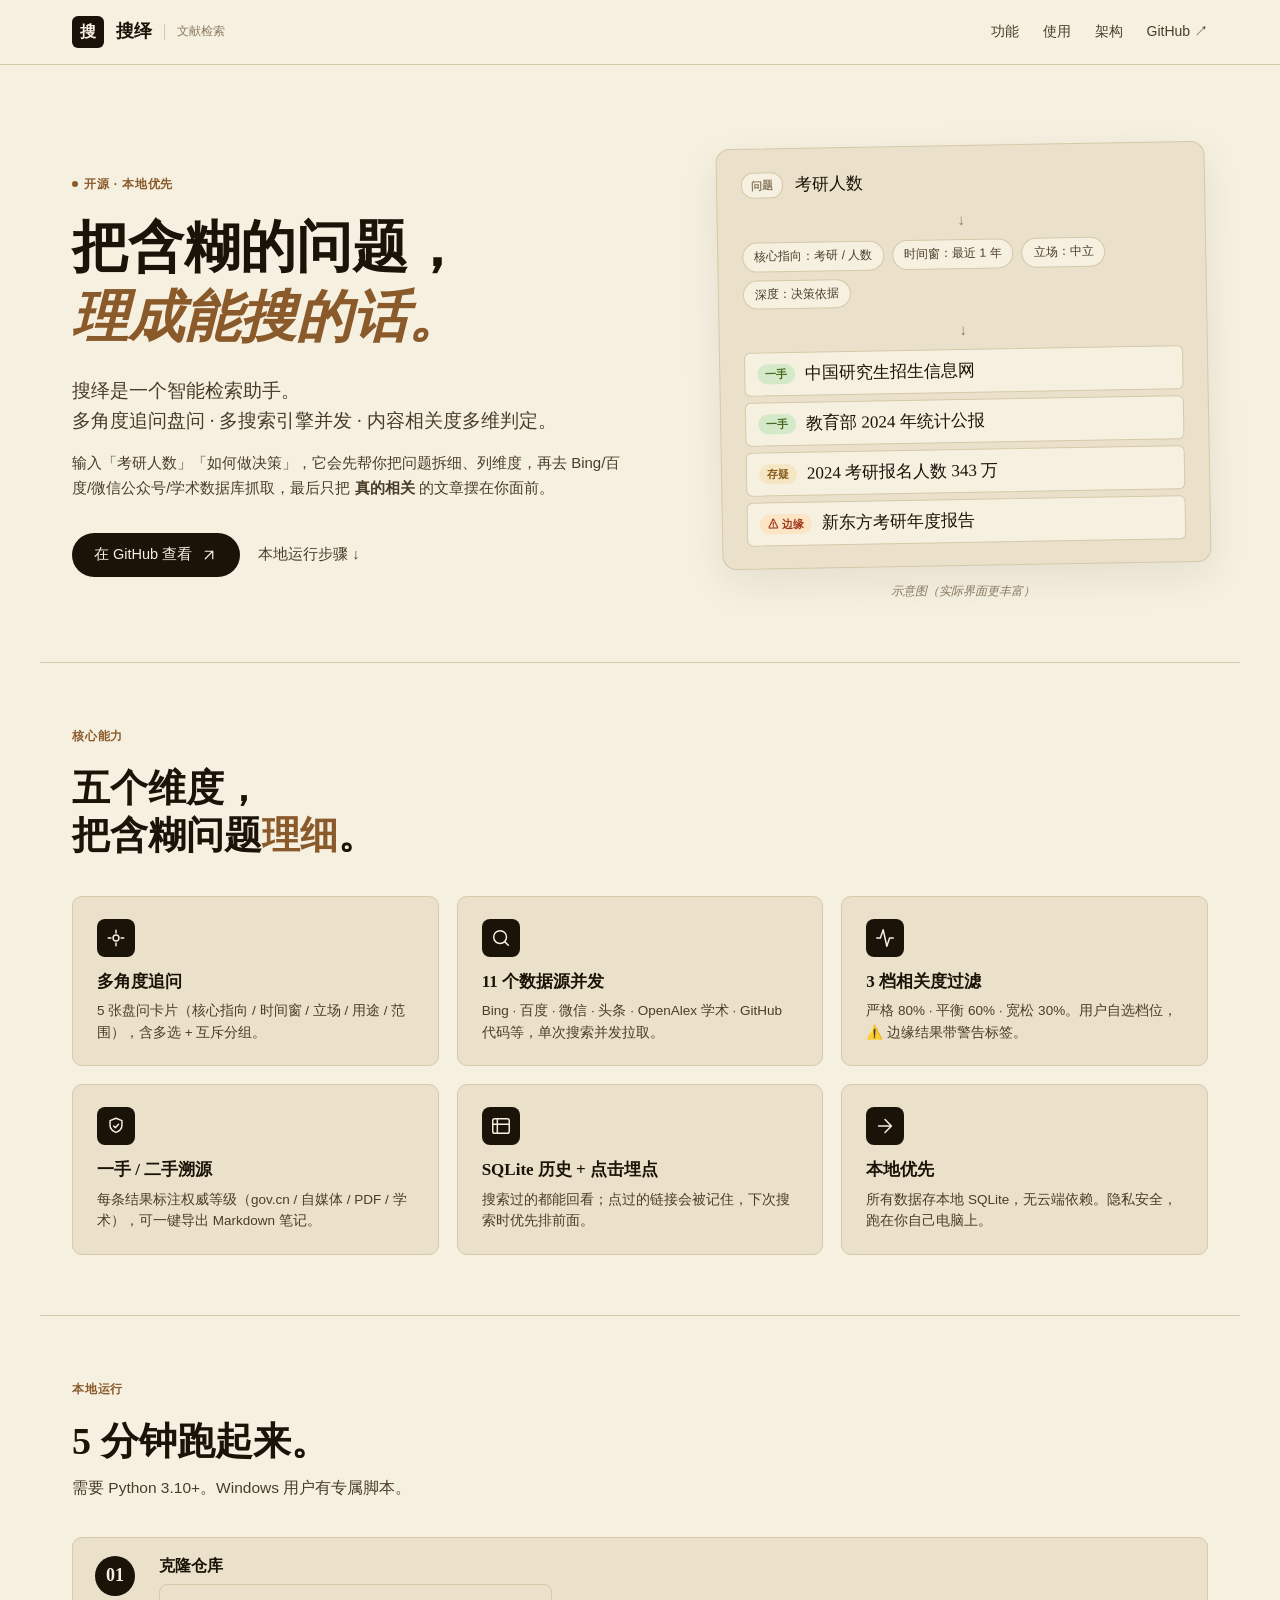
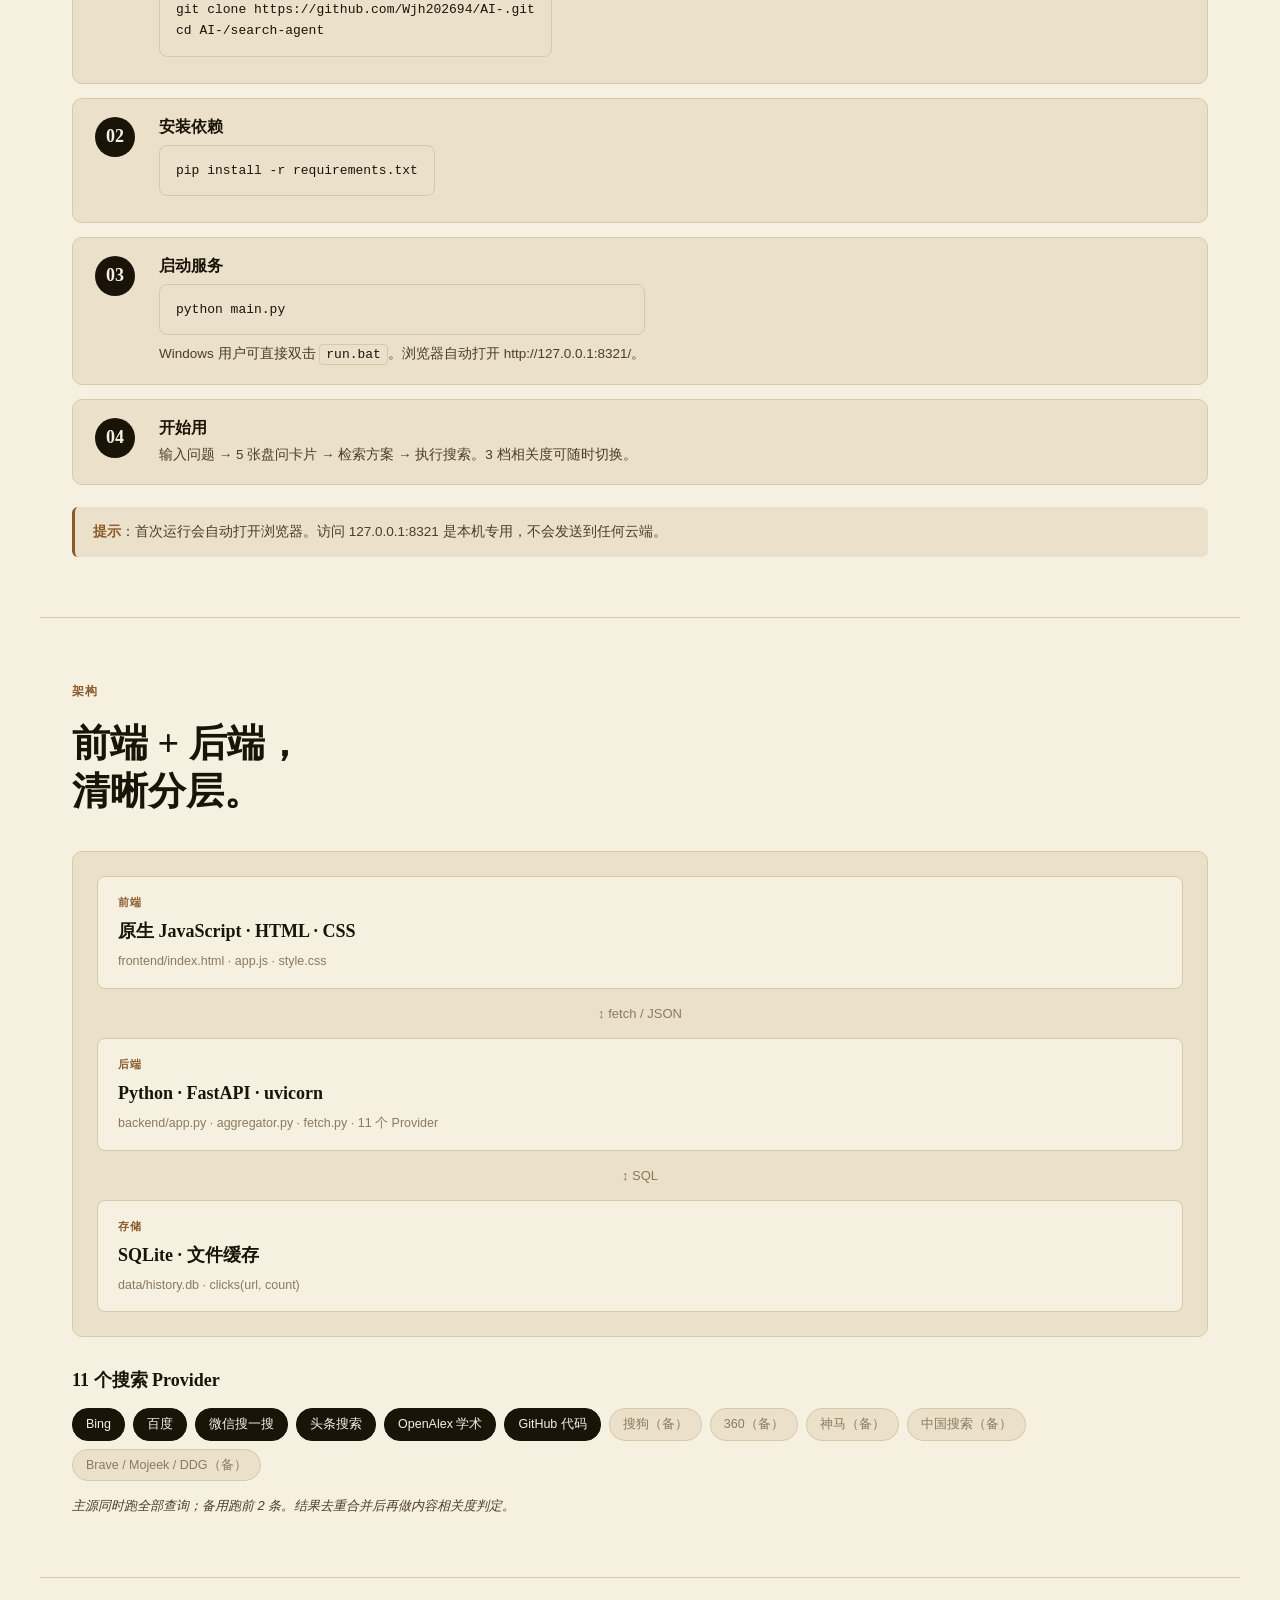
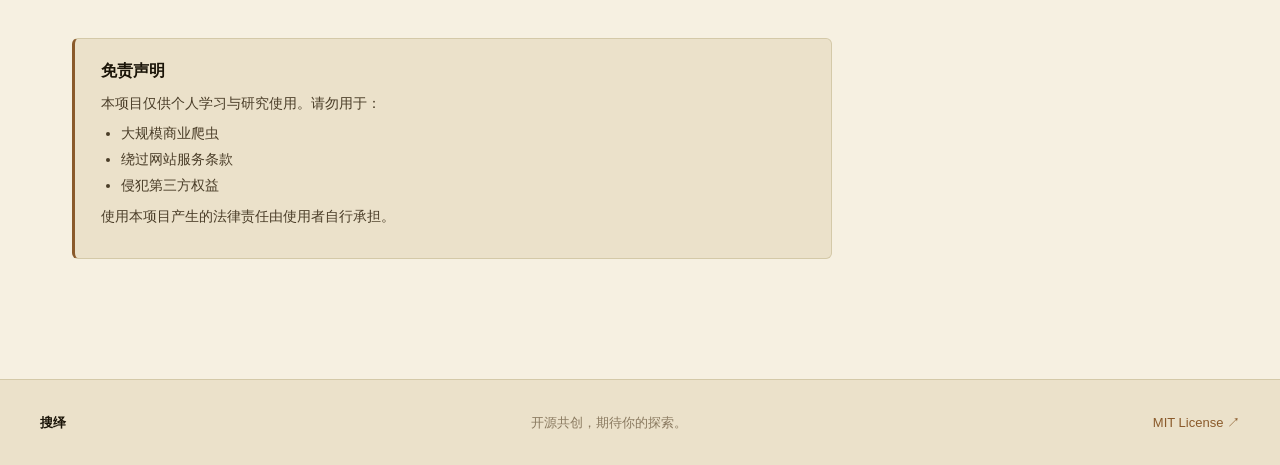
<file: index.html>
<!DOCTYPE html>
<html lang="zh-CN">
<head>
  <meta charset="UTF-8" />
  <meta name="viewport" content="width=device-width, initial-scale=1.0" />
  <meta name="description" content="搜绎 (Souyi) - 把含糊的问题，理成能搜的话。一个本地优先的智能检索助手。" />
  <meta name="color-scheme" content="light dark" />
  <title>搜绎 · 把含糊的问题，理成能搜的话</title>
  <link rel="icon" href="data:image/svg+xml,%3Csvg xmlns='http://www.w3.org/2000/svg' viewBox='0 0 32 32'%3E%3Crect width='32' height='32' rx='6' fill='%23f6f0e1'/%3E%3Ctext x='16' y='23' font-size='22' text-anchor='middle' fill='%238a5a2b' font-family='Georgia,serif'%3ES%3C/text%3E%3C/svg%3E">
  <link rel="stylesheet" href="assets/style.css" />
</head>
<body>

  <header class="site-header">
    <div class="site-header-inner">
      <a class="brand" href="./">
        <span class="brand-mark" aria-hidden="true">搜</span>
        <span class="brand-name">搜绎</span>
        <span class="brand-sep" aria-hidden="true"></span>
        <span class="brand-tag">文献检索</span>
      </a>
      <nav class="header-nav" aria-label="主导航">
        <a href="#features">功能</a>
        <a href="#how">使用</a>
        <a href="#arch">架构</a>
        <a href="https://github.com/Wjh202694/AI-" target="_blank" rel="noopener">GitHub ↗</a>
      </nav>
    </div>
  </header>

  <main>

    <!-- Hero -->
    <section class="hero">
      <div class="hero-copy">
        <p class="eyebrow">
          <span class="status-dot"></span>
          开源 · 本地优先
        </p>
        <h1>
          把含糊的问题，<br>
          <span class="serif-title">理成能搜的话。</span>
        </h1>
        <p class="hero-subtitle">
          搜绎是一个智能检索助手。<br>
          多角度追问盘问 · 多搜索引擎并发 · 内容相关度多维判定。
        </p>
        <p class="hero-description">
          输入「考研人数」「如何做决策」，它会先帮你把问题拆细、列维度，再去 Bing/百度/微信公众号/学术数据库抓取，最后只把 <b>真的相关</b> 的文章摆在你面前。
        </p>
        <div class="hero-actions">
          <a class="button button-primary" href="https://github.com/Wjh202694/AI-" target="_blank" rel="noopener">
            <span>在 GitHub 查看</span>
            <svg width="18" height="18" viewBox="0 0 24 24" fill="none" stroke="currentColor" stroke-width="1.6" stroke-linecap="round" stroke-linejoin="round" aria-hidden="true"><path d="M7 17 17 7M7 7h10v10"></path></svg>
          </a>
          <a class="text-link" href="#how">本地运行步骤 ↓</a>
        </div>
      </div>

      <aside class="hero-demo" aria-label="搜绎界面示例">
        <div class="demo-card">
          <div class="demo-row demo-q">
            <span class="demo-tag">问题</span>
            <span class="demo-text">考研人数</span>
          </div>
          <div class="demo-arrow" aria-hidden="true">↓</div>
          <div class="demo-row demo-p">
            <div class="demo-pill">核心指向：考研 / 人数</div>
            <div class="demo-pill">时间窗：最近 1 年</div>
            <div class="demo-pill">立场：中立</div>
            <div class="demo-pill">深度：决策依据</div>
          </div>
          <div class="demo-arrow" aria-hidden="true">↓</div>
          <div class="demo-results">
            <div class="demo-result demo-pri">
              <span class="badge">一手</span>
              <span class="demo-text">中国研究生招生信息网</span>
            </div>
            <div class="demo-result demo-pri">
              <span class="badge">一手</span>
              <span class="demo-text">教育部 2024 年统计公报</span>
            </div>
            <div class="demo-result demo-unsure">
              <span class="badge">存疑</span>
              <span class="demo-text">2024 考研报名人数 343 万</span>
            </div>
            <div class="demo-result demo-relax">
              <span class="badge">⚠ 边缘</span>
              <span class="demo-text">新东方考研年度报告</span>
            </div>
          </div>
        </div>
        <p class="demo-hint">示意图（实际界面更丰富）</p>
      </aside>
    </section>

    <!-- Features -->
    <section id="features" class="features-section">
      <div class="section-heading">
        <p class="eyebrow">核心能力</p>
        <h2>五个维度，<br>把含糊问题<b>理细</b>。</h2>
      </div>

      <div class="feature-grid">
        <article class="feature-card">
          <div class="feature-icon">
            <svg width="22" height="22" viewBox="0 0 24 24" fill="none" stroke="currentColor" stroke-width="1.6" stroke-linecap="round" stroke-linejoin="round" aria-hidden="true"><circle cx="12" cy="12" r="3.2"/><path d="M12 3.5v3M12 17.5v3M3.5 12h3M17.5 12h3"/></svg>
          </div>
          <h3>多角度追问</h3>
          <p>5 张盘问卡片（核心指向 / 时间窗 / 立场 / 用途 / 范围），含多选 + 互斥分组。</p>
        </article>

        <article class="feature-card">
          <div class="feature-icon">
            <svg width="22" height="22" viewBox="0 0 24 24" fill="none" stroke="currentColor" stroke-width="1.6" stroke-linecap="round" stroke-linejoin="round" aria-hidden="true"><circle cx="11" cy="11" r="7"/><path d="m20 20-3.5-3.5"/></svg>
          </div>
          <h3>11 个数据源并发</h3>
          <p>Bing · 百度 · 微信 · 头条 · OpenAlex 学术 · GitHub 代码等，单次搜索并发拉取。</p>
        </article>

        <article class="feature-card">
          <div class="feature-icon">
            <svg width="22" height="22" viewBox="0 0 24 24" fill="none" stroke="currentColor" stroke-width="1.6" stroke-linecap="round" stroke-linejoin="round" aria-hidden="true"><path d="M3 12h4l3-9 4 18 3-9h4"/></svg>
          </div>
          <h3>3 档相关度过滤</h3>
          <p>严格 80% · 平衡 60% · 宽松 30%。用户自选档位，⚠️ 边缘结果带警告标签。</p>
        </article>

        <article class="feature-card">
          <div class="feature-icon">
            <svg width="22" height="22" viewBox="0 0 24 24" fill="none" stroke="currentColor" stroke-width="1.6" stroke-linecap="round" stroke-linejoin="round" aria-hidden="true"><path d="M12 3.5l6.5 2.6v4.9c0 3.9-2.7 6.6-6.5 8-3.8-1.4-6.5-4.1-6.5-8V6.1z"/><path d="M9.4 11.9l1.9 1.9 3.5-3.7"/></svg>
          </div>
          <h3>一手 / 二手溯源</h3>
          <p>每条结果标注权威等级（gov.cn / 自媒体 / PDF / 学术），可一键导出 Markdown 笔记。</p>
        </article>

        <article class="feature-card">
          <div class="feature-icon">
            <svg width="22" height="22" viewBox="0 0 24 24" fill="none" stroke="currentColor" stroke-width="1.6" stroke-linecap="round" stroke-linejoin="round" aria-hidden="true"><rect x="3" y="4" width="18" height="16" rx="2"/><path d="M3 10h18M8 4v16"/></svg>
          </div>
          <h3>SQLite 历史 + 点击埋点</h3>
          <p>搜索过的都能回看；点过的链接会被记住，下次搜索时优先排前面。</p>
        </article>

        <article class="feature-card">
          <div class="feature-icon">
            <svg width="22" height="22" viewBox="0 0 24 24" fill="none" stroke="currentColor" stroke-width="1.6" stroke-linecap="round" stroke-linejoin="round" aria-hidden="true"><path d="M5 12h14M12 5l7 7-7 7"/></svg>
          </div>
          <h3>本地优先</h3>
          <p>所有数据存本地 SQLite，无云端依赖。隐私安全，跑在你自己电脑上。</p>
        </article>
      </div>
    </section>

    <!-- How to run -->
    <section id="how" class="how-section">
      <div class="section-heading">
        <p class="eyebrow">本地运行</p>
        <h2>5 分钟跑起来。</h2>
        <p>需要 Python 3.10+。Windows 用户有专属脚本。</p>
      </div>

      <div class="how-steps">
        <div class="how-step">
          <span class="step-num">01</span>
          <div>
            <h3>克隆仓库</h3>
<pre><code>git clone https://github.com/Wjh202694/AI-.git
cd AI-/search-agent</code></pre>
          </div>
        </div>

        <div class="how-step">
          <span class="step-num">02</span>
          <div>
            <h3>安装依赖</h3>
<pre><code>pip install -r requirements.txt</code></pre>
          </div>
        </div>

        <div class="how-step">
          <span class="step-num">03</span>
          <div>
            <h3>启动服务</h3>
<pre><code>python main.py</code></pre>
            <p class="step-hint">Windows 用户可直接双击 <code>run.bat</code>。浏览器自动打开 http://127.0.0.1:8321/。</p>
          </div>
        </div>

        <div class="how-step">
          <span class="step-num">04</span>
          <div>
            <h3>开始用</h3>
            <p>输入问题 → 5 张盘问卡片 → 检索方案 → 执行搜索。3 档相关度可随时切换。</p>
          </div>
        </div>
      </div>

      <div class="how-tip">
        <strong>提示</strong>：首次运行会自动打开浏览器。访问 127.0.0.1:8321 是本机专用，不会发送到任何云端。
      </div>
    </section>

    <!-- Architecture -->
    <section id="arch" class="arch-section">
      <div class="section-heading">
        <p class="eyebrow">架构</p>
        <h2>前端 + 后端，<br>清晰分层。</h2>
      </div>

      <div class="arch-diagram">
        <div class="arch-layer arch-frontend">
          <div class="arch-label">前端</div>
          <div class="arch-tech">原生 JavaScript · HTML · CSS</div>
          <div class="arch-files">frontend/index.html · app.js · style.css</div>
        </div>
        <div class="arch-arrow" aria-hidden="true">↕  fetch / JSON</div>
        <div class="arch-layer arch-backend">
          <div class="arch-label">后端</div>
          <div class="arch-tech">Python · FastAPI · uvicorn</div>
          <div class="arch-files">backend/app.py · aggregator.py · fetch.py · 11 个 Provider</div>
        </div>
        <div class="arch-arrow" aria-hidden="true">↕  SQL</div>
        <div class="arch-layer arch-data">
          <div class="arch-label">存储</div>
          <div class="arch-tech">SQLite · 文件缓存</div>
          <div class="arch-files">data/history.db · clicks(url, count)</div>
        </div>
      </div>

      <div class="arch-providers">
        <h3>11 个搜索 Provider</h3>
        <div class="provider-grid">
          <span class="provider on">Bing</span>
          <span class="provider on">百度</span>
          <span class="provider on">微信搜一搜</span>
          <span class="provider on">头条搜索</span>
          <span class="provider on">OpenAlex 学术</span>
          <span class="provider on">GitHub 代码</span>
          <span class="provider">搜狗（备）</span>
          <span class="provider">360（备）</span>
          <span class="provider">神马（备）</span>
          <span class="provider">中国搜索（备）</span>
          <span class="provider">Brave / Mojeek / DDG（备）</span>
        </div>
        <p class="provider-note">主源同时跑全部查询；备用跑前 2 条。结果去重合并后再做内容相关度判定。</p>
      </div>
    </section>

    <!-- Disclaimers -->
    <section class="disclaimer-section">
      <div class="disclaimer">
        <h3>免责声明</h3>
        <p>本项目仅供个人学习与研究使用。请勿用于：</p>
        <ul>
          <li>大规模商业爬虫</li>
          <li>绕过网站服务条款</li>
          <li>侵犯第三方权益</li>
        </ul>
        <p>使用本项目产生的法律责任由使用者自行承担。</p>
      </div>
    </section>

  </main>

  <footer class="site-footer">
    <div class="footer-inner">
      <a class="footer-title" href="./">搜绎</a>
      <span>开源共创，期待你的探索。</span>
      <a href="https://github.com/Wjh202694/AI-/blob/main/LICENSE">MIT License ↗</a>
    </div>
  </footer>

  <script src="assets/script.js" defer></script>
</body>
</html>
</file>
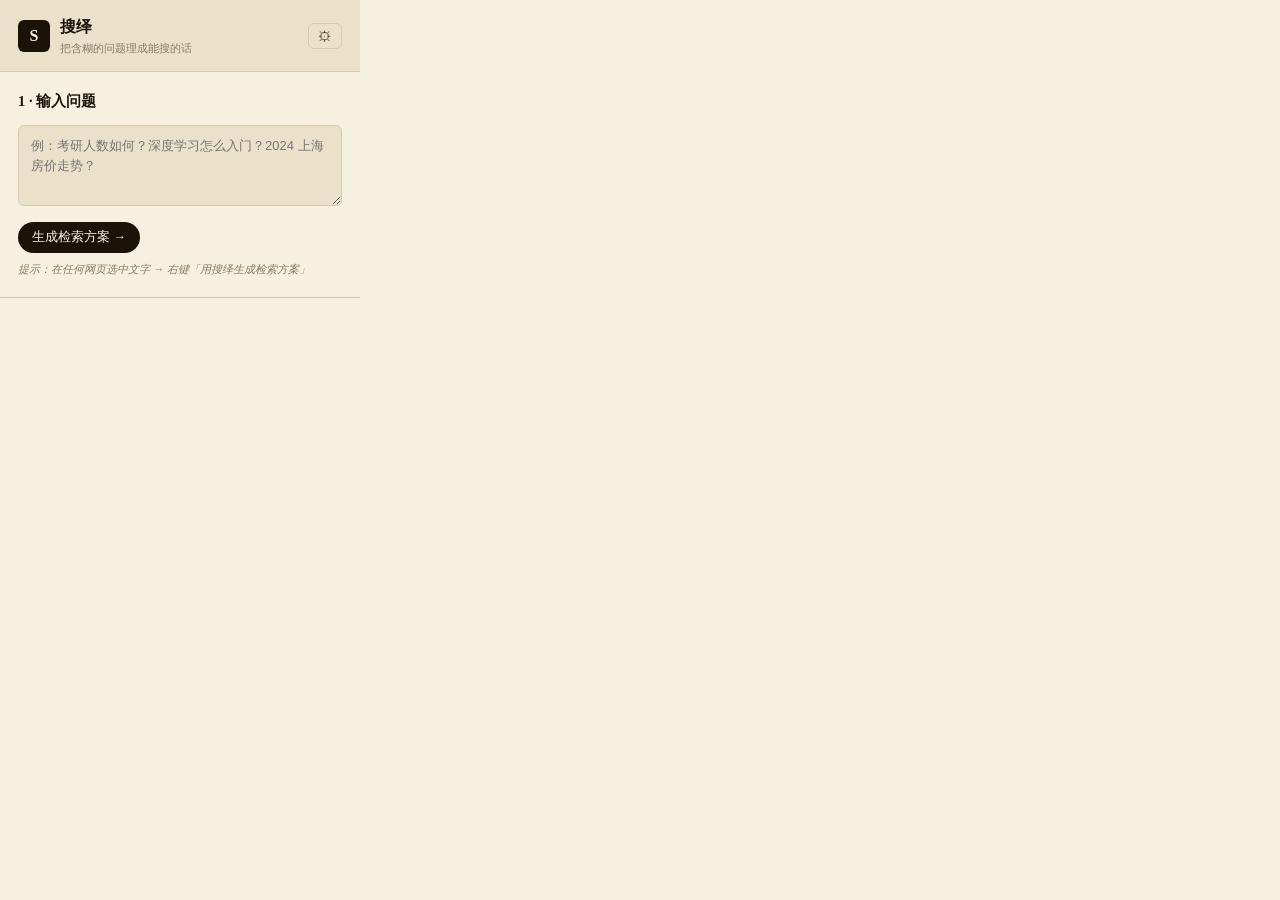
<file: extension/sidepanel.html>
<!DOCTYPE html>
<html lang="zh-CN">
<head>
  <meta charset="UTF-8" />
  <meta name="viewport" content="width=device-width, initial-scale=1" />
  <title>搜绎</title>
  <link rel="stylesheet" href="sidepanel.css" />
</head>
<body>
  <header class="topbar">
    <div class="brand">
      <span class="brand-mark" aria-hidden="true">S</span>
      <div>
        <div class="brand-name">搜绎</div>
        <div class="brand-tag">把含糊的问题理成能搜的话</div>
      </div>
    </div>
    <button id="settings-btn" class="icon-btn" title="设置">⚙</button>
  </header>

  <main>
    <!-- 输入区 -->
    <section id="input-panel" class="panel">
      <h2 class="panel-title">1 · 输入问题</h2>
      <textarea id="question" placeholder="例：考研人数如何？深度学习怎么入门？2024 上海房价走势？" rows="3"></textarea>
      <div class="input-actions">
        <button id="grab-btn" class="btn ghost" hidden>📋 用选中文本</button>
        <button id="generate-btn" class="btn primary">生成检索方案 →</button>
      </div>
      <p class="hint">提示：在任何网页选中文字 → 右键「用搜绎生成检索方案」</p>
    </section>

    <!-- 盘问卡片 -->
    <section id="clarify-panel" class="panel hidden">
      <h2 class="panel-title">2 · 多角度追问 <span class="hint-inline">可多选 · 同组互斥</span></h2>
      <div id="clarify-list"></div>
      <div class="input-actions">
        <button id="refine-btn" class="btn primary">据此生成方案 →</button>
      </div>
    </section>

    <!-- 检索方案 -->
    <section id="plan-panel" class="panel hidden">
      <h2 class="panel-title">3 · 检索方案 <span class="hint-inline">点「复制」逐条拷贝</span></h2>
      <div class="terms-view" id="terms-view"></div>
      <div id="matrix-groups"></div>

      <div class="export-actions">
        <button id="copy-all-btn" class="btn ghost">复制全部</button>
        <button id="copy-json-btn" class="btn ghost">复制 JSON</button>
        <button id="reset-btn" class="btn ghost">重新开始</button>
      </div>

      <details class="engine-tips">
        <summary>📌 在哪里粘贴这些检索式？</summary>
        <ul>
          <li><b>Bing</b>（国际版）— <a href="https://www.bing.com" target="_blank">bing.com</a></li>
          <li><b>百度</b> — <a href="https://www.baidu.com" target="_blank">baidu.com</a></li>
          <li><b>微信搜一搜</b> — <a href="https://weixin.sogou.com" target="_blank">weixin.sogou.com</a></li>
          <li><b>学术（OpenAlex）</b> — <a href="https://openalex.org" target="_blank">openalex.org</a></li>
          <li><b>GitHub 代码</b> — <a href="https://github.com/search" target="_blank">github.com/search</a></li>
        </ul>
      </details>
    </section>
  </main>

  <div id="toast" class="toast hidden"></div>

  <script type="module" src="sidepanel.js"></script>
</body>
</html>
</file>
<file: assets/style.css>
/* ===== Reset & Base ===== */
* { box-sizing: border-box; margin: 0; padding: 0; }
:root {
  --paper: #f6f0e1;
  --paper-2: #ebe1ca;
  --ink: #1a1408;
  --ink-2: #4a3d28;
  --ink-3: #8a7a60;
  --rule: #d4c9a8;
  --accent: #8a5a2b;
  --accent-2: #6b4519;
  --shadow: rgba(26, 20, 8, 0.08);
  --serif: Georgia, "Source Han Serif SC", "Noto Serif CJK SC", serif;
  --sans: -apple-system, BlinkMacSystemFont, "Helvetica Neue", "PingFang SC", "Microsoft YaHei", sans-serif;
}
@media (prefers-color-scheme: dark) {
  :root {
    --paper: #1a1610;
    --paper-2: #25201a;
    --ink: #f0e6d2;
    --ink-2: #c8b890;
    --ink-3: #8a7a60;
    --rule: #3a3225;
    --accent: #d49a5a;
    --accent-2: #e8b378;
    --shadow: rgba(0, 0, 0, 0.4);
  }
}
html { scroll-behavior: smooth; }
body {
  font-family: var(--sans);
  font-size: 15px;
  line-height: 1.65;
  color: var(--ink);
  background: var(--paper);
  -webkit-font-smoothing: antialiased;
}
a { color: var(--accent); text-decoration: none; transition: color .15s; }
a:hover { color: var(--accent-2); }
h1, h2, h3 { font-family: var(--serif); font-weight: 600; line-height: 1.25; }
code, pre { font-family: "SF Mono", Consolas, "Courier New", monospace; font-size: 13px; }
code {
  background: var(--paper-2); padding: 2px 6px; border-radius: 4px;
  border: 1px solid var(--rule); color: var(--ink);
}
pre {
  background: var(--paper-2); padding: 14px 16px; border-radius: 8px;
  border: 1px solid var(--rule); overflow-x: auto;
  color: var(--ink); margin: 8px 0;
}
pre code { background: transparent; border: none; padding: 0; }

/* ===== Header ===== */
.site-header {
  position: sticky; top: 0; z-index: 50;
  background: rgba(246, 240, 225, 0.85);
  backdrop-filter: blur(10px);
  border-bottom: 1px solid var(--rule);
}
@media (prefers-color-scheme: dark) {
  .site-header { background: rgba(26, 22, 16, 0.85); }
}
.site-header-inner {
  max-width: 1200px; margin: 0 auto; padding: 16px 32px;
  display: flex; align-items: center; justify-content: space-between;
}
.brand {
  display: flex; align-items: center; gap: 12px;
  color: var(--ink); font-family: var(--serif); font-size: 18px; font-weight: 600;
}
.brand-mark {
  width: 32px; height: 32px; border-radius: 6px;
  background: var(--ink); color: var(--paper);
  display: inline-flex; align-items: center; justify-content: center;
  font-family: var(--serif); font-size: 16px;
}
.brand-sep {
  width: 1px; height: 16px; background: var(--rule); display: inline-block;
}
.brand-tag {
  font-size: 12px; color: var(--ink-3); font-family: var(--sans); font-weight: 400;
}
.header-nav { display: flex; gap: 24px; }
.header-nav a {
  color: var(--ink-2); font-size: 14px; font-weight: 500;
}
.header-nav a:hover { color: var(--ink); }

/* ===== Hero ===== */
.hero {
  max-width: 1200px; margin: 0 auto; padding: 80px 32px 60px;
  display: grid; grid-template-columns: 1.2fr 1fr; gap: 60px;
  align-items: center;
}
.eyebrow {
  display: inline-flex; align-items: center; gap: 6px;
  font-size: 12px; font-weight: 600; color: var(--accent);
  text-transform: uppercase; letter-spacing: .8px;
  margin-bottom: 18px;
}
.status-dot {
  width: 6px; height: 6px; border-radius: 50%; background: var(--accent);
  animation: pulse 2s ease-in-out infinite;
}
@keyframes pulse { 0%,100% { opacity: 1; } 50% { opacity: .4; } }
.hero h1 {
  font-size: clamp(36px, 5vw, 56px); margin-bottom: 24px;
}
.serif-title { color: var(--accent); font-style: italic; }
.hero-subtitle {
  font-size: 19px; color: var(--ink-2); margin-bottom: 16px;
  font-family: var(--serif); line-height: 1.55;
}
.hero-description {
  font-size: 15px; color: var(--ink-2); margin-bottom: 32px;
  max-width: 560px;
}
.hero-actions { display: flex; gap: 18px; align-items: center; flex-wrap: wrap; }
.button {
  display: inline-flex; align-items: center; gap: 8px;
  padding: 10px 22px; border-radius: 22px; font-size: 14.5px; font-weight: 500;
  font-family: var(--sans); cursor: pointer; transition: all .15s;
  border: none; text-decoration: none;
}
.button-primary {
  background: var(--ink); color: var(--paper);
}
.button-primary:hover { background: var(--accent); color: var(--paper); }
.text-link { color: var(--ink-2); font-size: 14.5px; font-weight: 500; }

/* Hero demo */
.hero-demo { perspective: 1000px; }
.demo-card {
  background: var(--paper-2);
  border: 1px solid var(--rule);
  border-radius: 14px;
  padding: 22px 24px;
  box-shadow: 0 14px 40px var(--shadow);
  transform: rotate(-1deg);
}
.demo-row { display: flex; align-items: center; gap: 12px; margin-bottom: 12px; }
.demo-tag {
  font-size: 11px; font-weight: 600; color: var(--ink-3);
  background: var(--paper); border: 1px solid var(--rule);
  padding: 3px 9px; border-radius: 12px;
}
.demo-text { font-family: var(--serif); font-size: 17px; color: var(--ink); }
.demo-arrow { text-align: center; color: var(--ink-3); margin: 6px 0; }
.demo-p { display: flex; flex-wrap: wrap; gap: 8px; }
.demo-pill {
  font-size: 12px; padding: 4px 11px;
  background: var(--paper); border: 1px solid var(--rule);
  border-radius: 16px; color: var(--ink-2);
}
.demo-results { display: flex; flex-direction: column; gap: 6px; }
.demo-result {
  display: flex; align-items: center; gap: 10px;
  padding: 7px 12px; background: var(--paper);
  border: 1px solid var(--rule); border-radius: 6px;
  font-size: 13px;
}
.demo-result .badge {
  font-size: 11px; padding: 1px 8px; border-radius: 11px;
  font-weight: 600; flex: none;
}
.demo-pri .badge { background: #d4e9c8; color: #4a6b1f; }
.demo-unsure .badge { background: #f5e6c4; color: #8a5a1a; }
.demo-relax .badge { background: #fbe5c4; color: #a13b1f; }
.demo-hint {
  margin-top: 16px; text-align: center;
  font-size: 12px; color: var(--ink-3); font-style: italic;
}

/* ===== Sections ===== */
.features-section, .how-section, .arch-section, .disclaimer-section {
  max-width: 1200px; margin: 0 auto; padding: 60px 32px;
  border-top: 1px solid var(--rule);
}
.section-heading {
  margin-bottom: 36px; max-width: 700px;
}
.section-heading h2 {
  font-size: clamp(28px, 3.5vw, 38px);
}
.section-heading h2 b { color: var(--accent); font-weight: 600; }
.section-heading p:not(.eyebrow) {
  margin-top: 10px; color: var(--ink-2); font-size: 15.5px;
}

/* Feature grid */
.feature-grid {
  display: grid; grid-template-columns: repeat(auto-fit, minmax(280px, 1fr));
  gap: 18px;
}
.feature-card {
  background: var(--paper-2);
  border: 1px solid var(--rule);
  border-radius: 10px;
  padding: 22px 24px;
  transition: all .2s;
}
.feature-card:hover {
  border-color: var(--ink);
  transform: translateY(-2px);
  box-shadow: 0 8px 24px var(--shadow);
}
.feature-icon {
  width: 38px; height: 38px; border-radius: 8px;
  background: var(--ink); color: var(--paper);
  display: inline-flex; align-items: center; justify-content: center;
  margin-bottom: 14px;
}
.feature-card h3 {
  font-size: 17px; margin-bottom: 8px; color: var(--ink);
}
.feature-card p {
  font-size: 13.5px; color: var(--ink-2); line-height: 1.6;
}

/* How section */
.how-steps {
  display: flex; flex-direction: column; gap: 14px;
}
.how-step {
  display: flex; gap: 24px; align-items: flex-start;
  background: var(--paper-2); border: 1px solid var(--rule);
  border-radius: 10px; padding: 18px 22px;
}
.step-num {
  flex: none; width: 40px; height: 40px; border-radius: 50%;
  background: var(--ink); color: var(--paper);
  font-family: var(--serif); font-size: 18px; font-weight: 600;
  display: inline-flex; align-items: center; justify-content: center;
}
.how-step h3 {
  font-size: 16px; margin-bottom: 6px; color: var(--ink);
}
.how-step p { font-size: 13.5px; color: var(--ink-2); }
.step-hint { margin-top: 8px; font-size: 13px; color: var(--ink-3); }
.how-tip {
  margin-top: 22px; padding: 14px 18px;
  background: var(--paper-2); border-left: 3px solid var(--accent);
  border-radius: 6px; font-size: 13.5px; color: var(--ink-2);
}
.how-tip strong { color: var(--accent); }

/* Arch diagram */
.arch-diagram {
  background: var(--paper-2); border: 1px solid var(--rule);
  border-radius: 10px; padding: 24px;
  display: flex; flex-direction: column; gap: 14px;
}
.arch-layer {
  background: var(--paper); border: 1px solid var(--rule);
  border-radius: 8px; padding: 16px 20px;
}
.arch-label {
  font-size: 11px; font-weight: 700; color: var(--accent);
  text-transform: uppercase; letter-spacing: .8px;
  margin-bottom: 6px;
}
.arch-tech {
  font-family: var(--serif); font-size: 18px; color: var(--ink);
  font-weight: 600; margin-bottom: 4px;
}
.arch-files { font-size: 12.5px; color: var(--ink-3); }
.arch-arrow {
  text-align: center; color: var(--ink-3); font-size: 13px;
  font-family: var(--mono);
}

/* Providers */
.arch-providers { margin-top: 32px; }
.arch-providers h3 {
  font-size: 18px; margin-bottom: 16px; color: var(--ink);
}
.provider-grid {
  display: flex; flex-wrap: wrap; gap: 8px;
}
.provider {
  font-size: 12.5px; padding: 5px 13px; border-radius: 16px;
  background: var(--paper-2); color: var(--ink-3);
  border: 1px solid var(--rule);
}
.provider.on {
  background: var(--ink); color: var(--paper); border-color: var(--ink);
  font-weight: 500;
}
.provider-note {
  margin-top: 14px; font-size: 13px; color: var(--ink-2);
  font-style: italic;
}

/* Disclaimer */
.disclaimer {
  background: var(--paper-2); border: 1px solid var(--rule);
  border-left: 3px solid var(--accent);
  border-radius: 6px; padding: 22px 26px;
  max-width: 760px;
}
.disclaimer h3 {
  font-size: 16px; margin-bottom: 12px; color: var(--ink);
}
.disclaimer p {
  font-size: 13.5px; color: var(--ink-2); margin-bottom: 8px;
}
.disclaimer ul { padding-left: 20px; margin: 8px 0; }
.disclaimer li { font-size: 13.5px; color: var(--ink-2); margin-bottom: 4px; }

/* ===== Footer ===== */
.site-footer {
  margin-top: 60px; padding: 32px; border-top: 1px solid var(--rule);
  background: var(--paper-2);
}
.footer-inner {
  max-width: 1200px; margin: 0 auto;
  display: flex; align-items: center; justify-content: space-between; gap: 16px;
  flex-wrap: wrap; font-size: 13px; color: var(--ink-3);
}
.footer-title { font-family: var(--serif); font-weight: 600; color: var(--ink); }

/* ===== Responsive ===== */
@media (max-width: 900px) {
  .hero { grid-template-columns: 1fr; padding: 50px 24px; }
  .hero-demo { margin-top: 30px; }
  .features-section, .how-section, .arch-section, .disclaimer-section { padding: 40px 24px; }
  .header-nav { gap: 16px; }
  .header-nav a:nth-child(2) { display: none; } /* hide 使用 in mobile */
}
@media (max-width: 600px) {
  .site-header-inner { padding: 12px 18px; }
  .brand-tag, .brand-sep { display: none; }
  .how-step { flex-direction: column; gap: 12px; }
  .footer-inner { justify-content: center; text-align: center; }
}
</file>
<file: extension/sidepanel.css>
/* 搜绎 - 侧边栏样式 */
* { box-sizing: border-box; margin: 0; padding: 0; }
:root {
  --paper: #f6f0e1;
  --paper-2: #ebe1ca;
  --ink: #1a1408;
  --ink-2: #4a3d28;
  --ink-3: #8a7a60;
  --rule: #d4c9a8;
  --accent: #8a5a2b;
  --accent-2: #6b4519;
  --serif: Georgia, "Source Han Serif SC", "Noto Serif CJK SC", serif;
  --sans: -apple-system, BlinkMacSystemFont, "Helvetica Neue", "PingFang SC", "Microsoft YaHei", sans-serif;
}
@media (prefers-color-scheme: dark) {
  :root {
    --paper: #1a1610;
    --paper-2: #25201a;
    --ink: #f0e6d2;
    --ink-2: #c8b890;
    --ink-3: #8a7a60;
    --rule: #3a3225;
    --accent: #d49a5a;
    --accent-2: #e8b378;
  }
}
body {
  width: 360px;
  font-family: var(--sans);
  font-size: 13.5px;
  line-height: 1.6;
  color: var(--ink);
  background: var(--paper);
}
.hidden { display: none !important; }

/* Topbar */
.topbar {
  display: flex; align-items: center; justify-content: space-between;
  padding: 14px 18px;
  border-bottom: 1px solid var(--rule);
  background: var(--paper-2);
}
.brand { display: flex; align-items: center; gap: 10px; }
.brand-mark {
  width: 32px; height: 32px; border-radius: 6px;
  background: var(--ink); color: var(--paper);
  display: inline-flex; align-items: center; justify-content: center;
  font-family: var(--serif); font-size: 16px; font-weight: 600;
}
.brand-name {
  font-family: var(--serif); font-size: 16px; font-weight: 600; color: var(--ink);
}
.brand-tag { font-size: 11px; color: var(--ink-3); }
.icon-btn {
  background: transparent; border: 1px solid var(--rule);
  border-radius: 6px; padding: 4px 9px; cursor: pointer; font-size: 14px;
  color: var(--ink-2);
}
.icon-btn:hover { background: var(--paper); color: var(--ink); }

/* Panel */
.panel { padding: 18px; border-bottom: 1px solid var(--rule); }
.panel-title {
  font-family: var(--serif); font-size: 14.5px; font-weight: 600;
  margin-bottom: 12px; color: var(--ink);
  display: flex; align-items: baseline; justify-content: space-between;
}
.hint-inline { font-family: var(--sans); font-size: 11px; color: var(--ink-3); font-weight: 400; }

textarea {
  width: 100%; padding: 10px 12px;
  border: 1px solid var(--rule); border-radius: 6px;
  background: var(--paper-2); color: var(--ink);
  font-family: var(--sans); font-size: 13px; line-height: 1.5;
  resize: vertical; min-height: 60px;
}
textarea:focus { outline: none; border-color: var(--accent); }

.input-actions {
  display: flex; gap: 8px; margin-top: 10px; flex-wrap: wrap;
}
.btn {
  padding: 7px 14px; border-radius: 16px; font-size: 12.5px;
  font-family: var(--sans); cursor: pointer; border: none;
  transition: all .15s; font-weight: 500;
}
.btn.primary { background: var(--ink); color: var(--paper); }
.btn.primary:hover { background: var(--accent); }
.btn.ghost {
  background: transparent; color: var(--ink-2);
  border: 1px solid var(--rule);
}
.btn.ghost:hover { background: var(--paper-2); color: var(--ink); }

.hint {
  margin-top: 8px; font-size: 11px; color: var(--ink-3);
  font-style: italic;
}

/* Clarify cards */
.clarify-card {
  background: var(--paper-2);
  border: 1px solid var(--rule);
  border-left: 3px solid var(--ink);
  border-radius: 6px;
  padding: 12px 14px; margin-bottom: 10px;
}
.clarify-head {
  display: flex; align-items: center; gap: 6px; margin-bottom: 6px;
}
.dim-tag {
  font-size: 11px; font-weight: 600; color: var(--ink);
  background: var(--paper); border: 1px solid var(--rule);
  padding: 2px 8px; border-radius: 12px;
}
.dim-hint-multi {
  margin-left: auto;
  font-size: 10px; color: var(--ink-3);
  padding: 1px 7px; border: 1px solid var(--rule);
  border-radius: 10px;
}
.clarify-text {
  font-size: 12.5px; color: var(--ink-2);
  line-height: 1.5; margin-bottom: 10px;
  font-family: var(--serif);
}
.opt-row { display: flex; flex-wrap: wrap; gap: 6px; }
.opt {
  display: inline-flex; align-items: baseline; gap: 4px;
  padding: 5px 10px; font-size: 12px;
  background: var(--paper); border: 1px solid var(--rule);
  border-radius: 14px; cursor: pointer;
  font-family: var(--sans); color: var(--ink-2);
  transition: all .15s;
}
.opt:hover { border-color: var(--ink); color: var(--ink); }
.opt.selected {
  background: var(--ink); color: var(--paper);
  border-color: var(--ink);
}
.opt .opt-hint {
  font-size: 10.5px; color: var(--ink-3); font-weight: 400;
}
.opt.selected .opt-hint { color: rgba(246,240,225,.8); }
.opt-free { margin-top: 8px; }
.opt-free input {
  width: 100%; padding: 6px 10px; font-size: 12px;
  border: 1px solid var(--rule); border-radius: 5px;
  background: var(--paper); color: var(--ink);
  font-family: var(--sans);
}
.opt-free input:focus { outline: none; border-color: var(--accent); }

/* Matrix */
.terms-view {
  font-size: 11px; color: var(--ink-3); margin-bottom: 12px;
  padding: 6px 10px; background: var(--paper-2);
  border-radius: 4px;
}

/* 每条检索式独立卡片 */
.query-card {
  background: var(--paper-2);
  border: 1px solid var(--rule);
  border-radius: 8px;
  padding: 10px 12px;
  margin-bottom: 8px;
  transition: border-color .15s;
}
.query-card:hover { border-color: var(--ink); }
.query-card.counter {
  background: #fff8ee;
  border-color: #f0c98c;
}
@media (prefers-color-scheme: dark) {
  .query-card.counter { background: #3a2a18; border-color: #6b4a28; }
}
.qc-head {
  display: flex; align-items: center; justify-content: space-between;
  margin-bottom: 6px; gap: 8px;
}
.qc-angle {
  font-size: 10.5px; font-weight: 700; color: var(--accent);
  text-transform: uppercase; letter-spacing: .5px;
}
.query-card.counter .qc-angle { color: #c25a1a; }
.qc-copy {
  background: var(--paper); border: 1px solid var(--rule);
  border-radius: 6px; padding: 3px 10px;
  font-size: 11.5px; cursor: pointer;
  color: var(--ink-2);
  font-family: var(--sans);
  transition: all .15s;
}
.qc-copy:hover {
  background: var(--ink); color: var(--paper); border-color: var(--ink);
}
.qc-body { margin-bottom: 6px; }
.qc-text {
  width: 100%; font-family: "SF Mono", Consolas, monospace;
  font-size: 12.5px; color: var(--ink);
  padding: 6px 10px;
  border: 1px solid var(--rule); border-radius: 5px;
  background: var(--paper);
  line-height: 1.5;
}
.qc-text:focus { outline: none; border-color: var(--accent); }
.qc-note {
  font-size: 11px; color: var(--ink-3);
  line-height: 1.5; font-style: italic;
}
.qc-note .warn { color: #c25a1a; font-weight: 600; font-style: normal; }
@media (prefers-color-scheme: dark) {
  .qc-note .warn { color: #ffae6b; }
}

.export-actions {
  display: flex; gap: 8px; margin-top: 14px; flex-wrap: wrap;
}

.engine-tips {
  margin-top: 12px; padding: 8px 12px;
  background: var(--paper-2); border-radius: 6px;
  font-size: 11.5px; color: var(--ink-2);
}
.engine-tips summary { cursor: pointer; font-weight: 500; color: var(--ink); }
.engine-tips ul { margin-top: 6px; padding-left: 18px; }
.engine-tips li { margin-bottom: 3px; }
.engine-tips a { color: var(--accent); }

/* Toast */
.toast {
  position: fixed; bottom: 18px; left: 50%;
  transform: translateX(-50%);
  background: var(--ink); color: var(--paper);
  padding: 8px 18px; border-radius: 16px;
  font-size: 12px; z-index: 100;
  box-shadow: 0 4px 12px rgba(0,0,0,.2);
}
</file>
